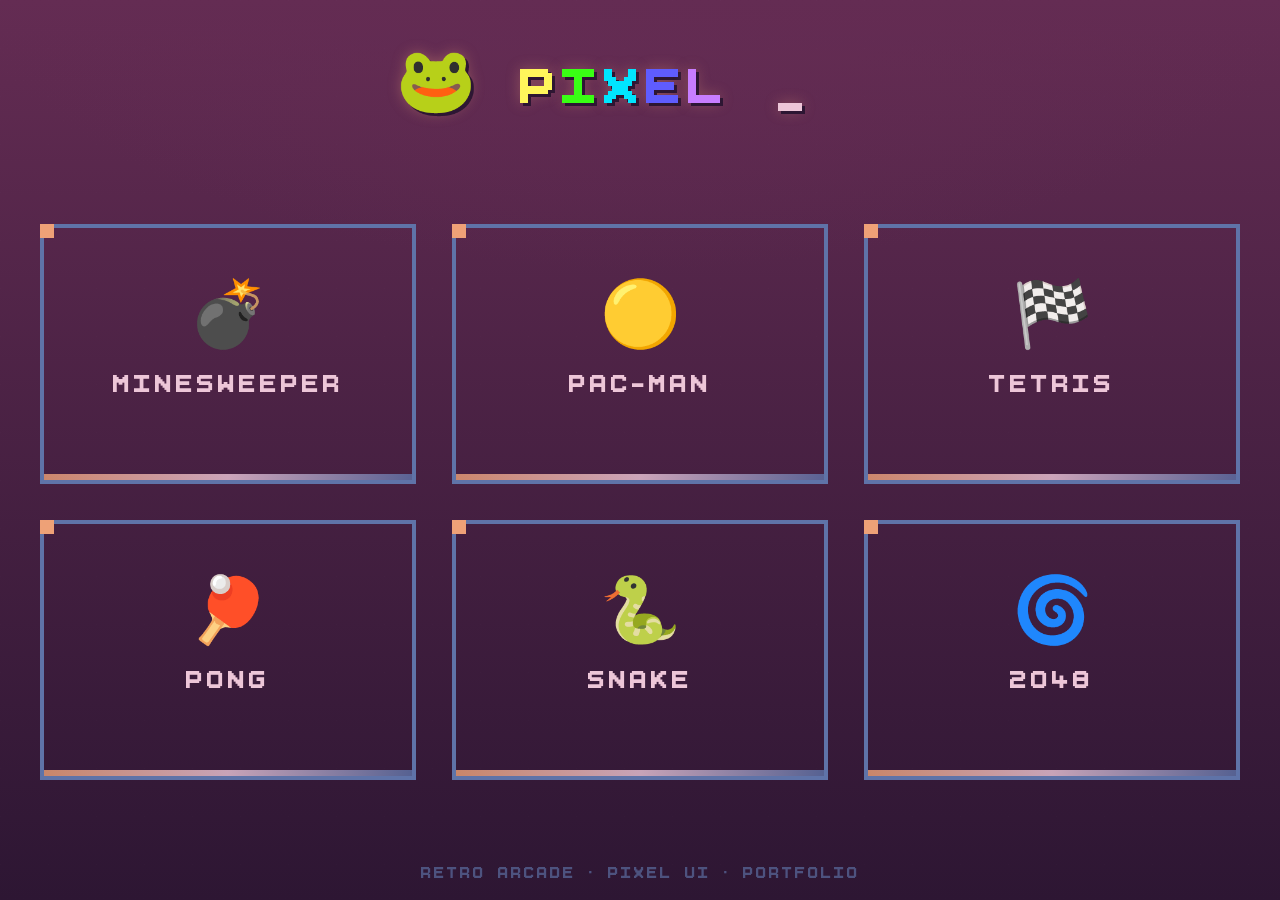
<file: Startside/index.html>
<!DOCTYPE html>
<html lang="de">

<head>
  <meta charset="UTF-8">
  <title>Pixel Arcade</title>
  <meta name="viewport" content="width=device-width, initial-scale=1.0">
  <link rel="stylesheet" href="styles.css">
</head>

<body>
  <div class="bg-grid"></div>

  <header class="topbar">
    <div class="console-container hover-zone">
      <span id="text"></span>
      <span class="console-underscore"></span>
      <span id="nextText" class="hidden-btn">⟳</span>
    </div>
  </header>

  <main class="home">
    <section class="game-grid">

      <a href="../Minesweeper/Minesweeper.html" class="game-link">
        <div class="game-card">
          <div class="icon">💣</div>
          <h2>MINESWEEPER</h2>
          <div class="meta">
            <span>🧠 LOGIC</span>
            <span>🎮 MOUSE</span>
            <span>⏱️ SHORT</span>
          </div>
          <div class="accent"></div>
        </div>
      </a>

      <a href="../PacMan/PAC-MAN.html" class="game-link">
        <div class="game-card">
          <div class="icon">🟡</div>
          <h2>PAC-MAN</h2>
          <div class="meta">
            <span>⚡ REFLEX</span>
            <span>🎮 KEYS</span>
            <span>⏱️ ARCADE</span>
          </div>
          <div class="accent"></div>
        </div>
      </a>

       <a href="../Tetris/Tetris.html" class="game-link">
      <div class="game-card">
        <div class="icon">🏁</div>
        <h2>TETRIS</h2>
        <div class="meta">
          <span>🧠 SPEED</span>
          <span>🎮 KEYS</span>
          <span>⏱️ ENDLESS</span>
        </div>
        <div class="accent"></div>
      </div>
      </a>

      <a href="../Pong/Pong.html" class="game-link">
        <div class="game-card">
          <div class="icon">🏓</div>
          <h2>PONG</h2>
          <div class="meta">
            <span>⚡ REACTION</span>
            <span>🎮 KEYS</span>
            <span>⏱️ FAST</span>
          </div>
          <div class="accent"></div>
        </div>
      </a>

      <a href="../Snake/Snake.html" class="game-link">
        <div class="game-card">
          <div class="icon">🐍</div>
          <h2>SNAKE</h2>
          <div class="meta">
            <span>🧠 MEMORY</span>
            <span>🎮 KEYS</span>
            <span>⏱️ MID</span>
          </div>
          <div class="accent"></div>
        </div>
      </a>

      <a href="../2048/2048.html" class="game-link">
      <div class="game-card">
        <div class="icon">🌀</div>
        <h2>2048</h2>
        <div class="meta">
          <span>🧠 STRATEGY</span>
          <span>🎮 KEYS</span>
          <span>⏱️ SLOW</span>
        </div>
        <div class="accent"></div>
      </div>
      </a>

    </section>
  </main>

  <footer class="footer">
    <span>RETRO ARCADE · PIXEL UI · PORTFOLIO</span>
  </footer>

  <script src="script.js"></script>
</body>

</html>
</file>
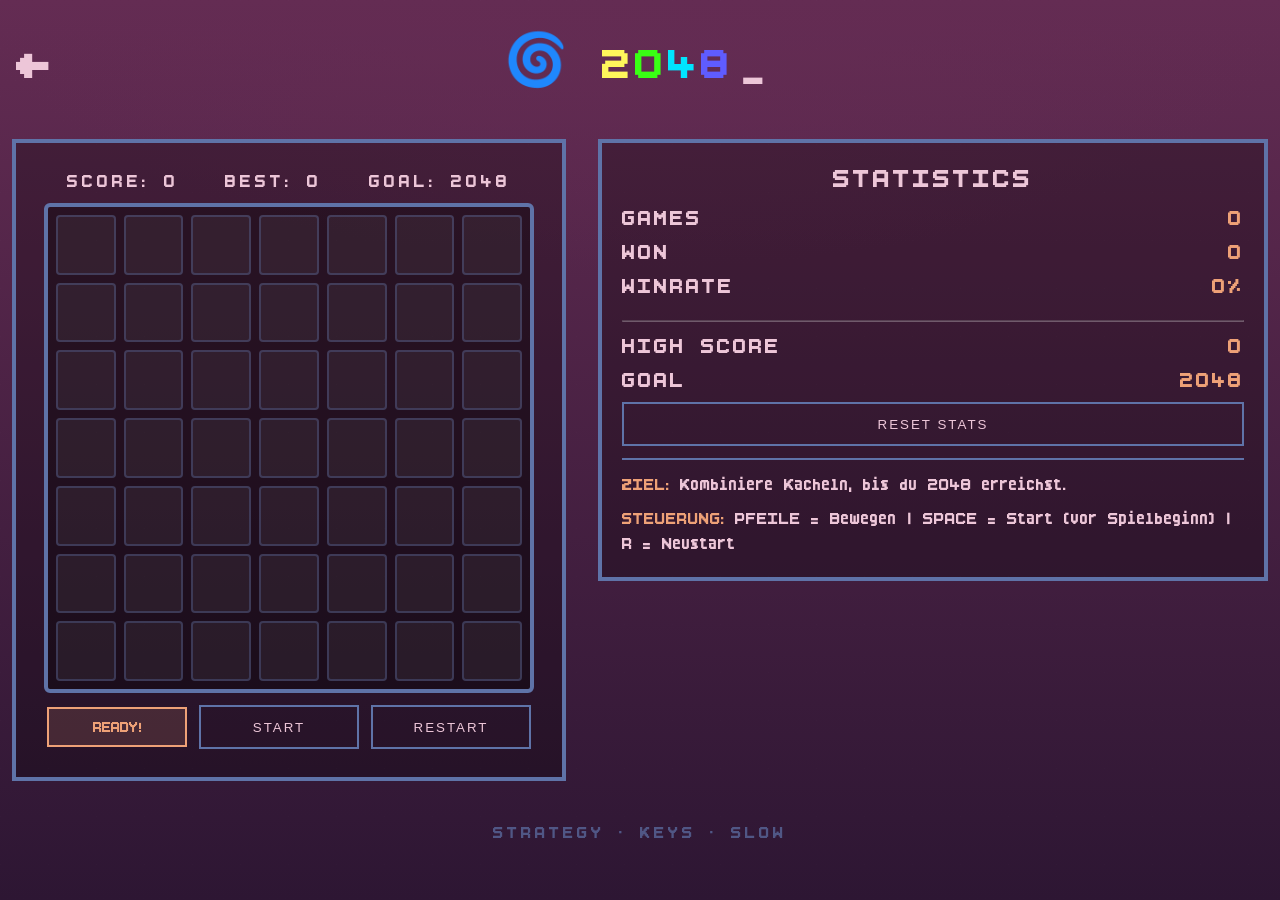
<file: 2048/2048.html>
<!DOCTYPE html>
<html lang="de">
<head>
  <meta charset="utf-8">
  <title>2048 · Pixel Arcade</title>
  <meta name="viewport" content="width=device-width, initial-scale=1.0">
  <link rel="stylesheet" href="2048.css">
</head>
<body>
  <div class="bg-grid"></div>
  <header class="topbar">
    <a href="../Startside/index.html" class="nav-back">←</a>
    <div class="console-container hover-zone">
      <span id="text" data-texts="🌀 2048,STRATEGY">2048</span>
      <span class="console-underscore"></span>
    </div>
  </header>

  <main class="pacman-home">
    <div class="pacman-wrapper">

      <section class="game-panel game-wrapper">
        <div class="game-container">
          <div class="game-header">
            <span>SCORE: <span id="score">0</span></span>
            <span>BEST: <span id="best">0</span></span>
            <span>GOAL: <span id="goal">2048</span></span>
          </div>

          <div class="game-field">
            <div id="board" class="board"></div>
          </div>

          <div class="game-footer">
            <span id="message" class="message">READY!</span>
            <button id="start-btn" class="start-btn">START</button>
            <button id="restart-btn" class="restart-btn hidden">RESTART</button>
          </div>
        </div>
      </section>

      <aside class="record-panel">
        <h3>STATISTICS</h3>
        <div class="stat"><span>GAMES</span><span id="stat-games">0</span></div>
        <div class="stat"><span>WON</span><span id="stat-won">0</span></div>
        <div class="stat"><span>WINRATE</span><span id="stat-rate">0%</span></div>
        <hr style="margin:12px 0; opacity:.3">
        <div class="stat"><span>HIGH SCORE</span><span id="stat-high">0</span></div>
        <div class="stat"><span>GOAL</span><span id="stat-goal">2048</span></div>
        <button id="reset-stats" class="restart-btn">RESET STATS</button>
        <div class="info-box">
          <p><strong>ZIEL:</strong> Kombiniere Kacheln, bis du 2048 erreichst.</p>
          <p><strong>STEUERUNG:</strong> PFEILE = Bewegen | SPACE = Start (vor Spielbeginn) | R = Neustart</p>
        </div>
      </aside>

    </div>
  </main>

  <footer class="controls-footer controls-centered">STRATEGY · KEYS · SLOW</footer>

  <script src="../Startside/console.js"></script>
  <script src="2048.js"></script>
</body>
</html>
</file>
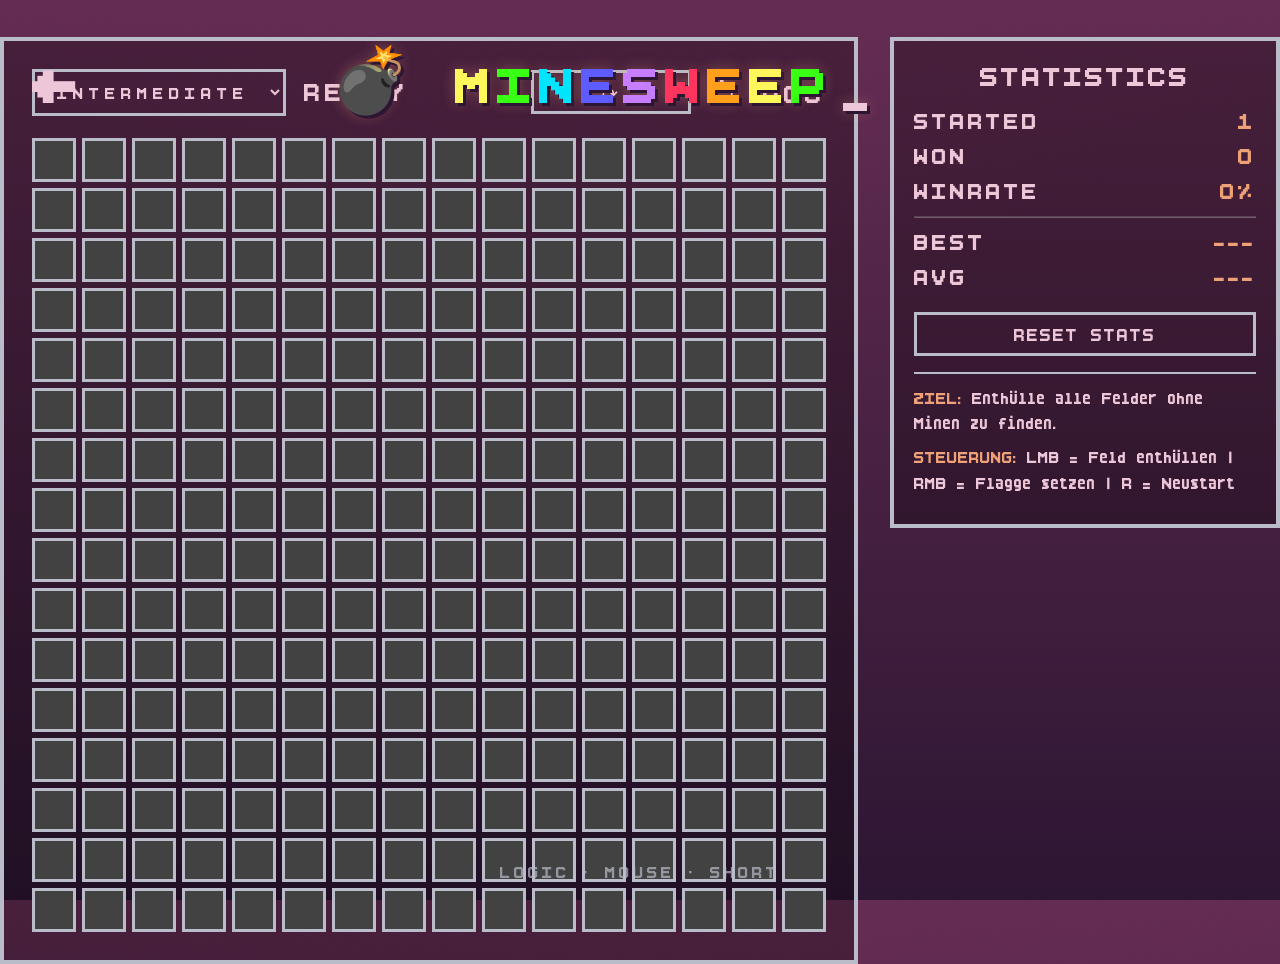
<file: Minesweeper/Minesweeper.html>
<!DOCTYPE html>
<html lang="de">

<head>
  <meta charset="UTF-8">
  <title>Minesweeper · Pixel Arcade</title>
  <meta name="viewport" content="width=device-width, initial-scale=1.0">
  <link rel="stylesheet" href="minesweeper.css">
</head>

<body>
  <div class="bg-grid"></div>

  <header class="topbar">
    <a href="../Startside/index.html" class="nav-back">←</a>
    <div class="console-container hover-zone">
      <span id="text"></span>
      <span class="console-underscore"></span>
      <span id="nextText" class="hidden-btn">⟳</span>
    </div>
  </header>

  <main class="ms-home">
    <div class="ms-wrapper">

      <section class="ms-panel">
        <div class="ms-info">
          <select id="difficulty">
            <option value="beginner">BEGINNER</option>
            <option value="intermediate" selected>INTERMEDIATE</option>
            <option value="expert">EXPERT</option>
          </select>
          <span id="status">READY</span>
          <button id="restart" class="restart-btn">⟳</button>
          <span id="timer">⏱ 000</span>
        </div>
        <div id="grid"></div>
      </section>

      <aside class="record-panel">
        <h3>STATISTICS</h3>
        <div class="stat"><span>STARTED</span><span class="value" id="stat-started">0</span></div>
        <div class="stat"><span>WON</span><span class="value" id="stat-won">0</span></div>
        <div class="stat"><span>WINRATE</span><span class="value" id="stat-rate">0%</span></div>
        <hr style="margin:12px 0; opacity:.3">
        <div class="stat"><span>BEST</span><span class="value" id="stat-best">---</span></div>
        <div class="stat"><span>AVG</span><span class="value" id="stat-avg">---</span></div>
        <button id="reset-stats" class="restart-btn">RESET STATS</button>
        <div class="info-box">
          <p><strong>ZIEL:</strong> Enthülle alle Felder ohne Minen zu finden.</p>
          <p><strong>STEUERUNG:</strong> LMB = Feld enthüllen | RMB = Flagge setzen | R = Neustart</p>
        </div>
      </aside>

    </div>
  </main>

  <footer class="footer">
    <span>LOGIC · MOUSE · SHORT</span>
  </footer>

  <script src="minesweeper.js"></script>
</body>

</html>
</file>
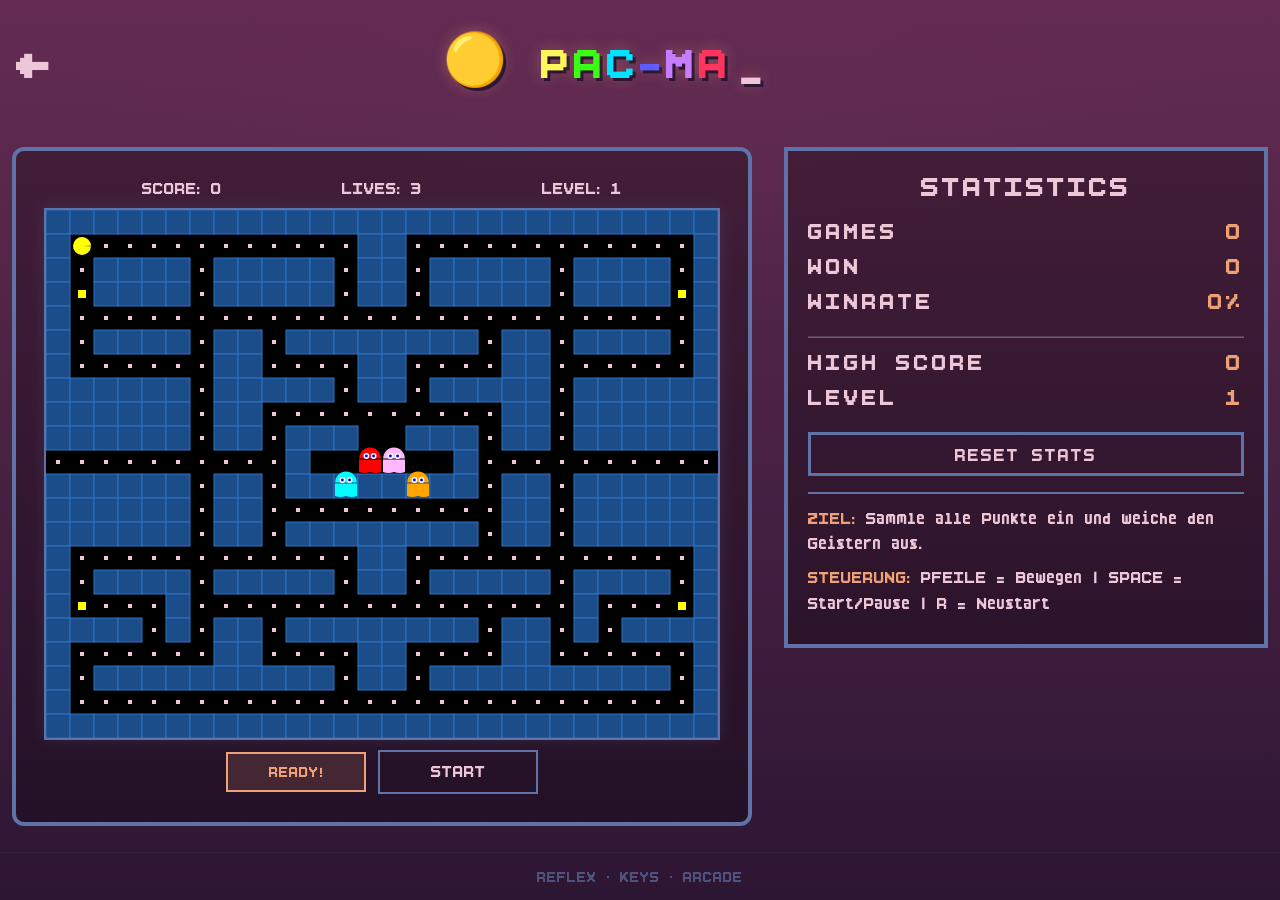
<file: PacMan/PAC-MAN.html>
<!DOCTYPE html>
<html lang="de">
<head>
  <meta charset="UTF-8">
  <title>PAC-MAN · Pixel Arcade</title>
  <meta name="viewport" content="width=device-width, initial-scale=1.0">
  <link rel="stylesheet" href="PAC-MAN.css">
</head>

<body>
  <div class="bg-grid"></div>

  <header class="topbar">
    <a href="../Startside/index.html" class="nav-back">←</a>
    <div class="console-container hover-zone">
      <span id="text"></span>
      <span class="console-underscore"></span>
      <span id="nextText" class="hidden-btn">⟳</span>
    </div>
  </header>

  <main class="pacman-home">
    <div class="pacman-wrapper">

      <!-- Game box (gets the glow effect) -->
      <!-- JS targets .game-wrapper -->
      <section class="game-panel game-wrapper ms-panel">
        <div class="game-container">

          <!-- HEADER -->
          <div class="game-header">
            <span id="score-display">SCORE: <span id="score">0</span></span>
            <span id="lives-display">LIVES: <span id="lives">3</span></span>
            <span id="level-display">LEVEL: <span id="level">1</span></span>
          </div>

          <!-- Not animated -->
          <!-- Playfield only -->
          <div class="game-field">
            <canvas id="gameCanvas"></canvas>
          </div>

          <!-- FOOTER -->
        <div class="game-footer">
        <span id="message" class="message">READY!</span>
        <button id="start-btn" class="start-btn">START</button>
        <button id="restart-btn" class="restart-btn hidden">RESTART</button>
        </div>


        </div>
      </section>

      <!-- STATS -->
      <aside class="record-panel">
        <h3>STATISTICS</h3>
        <div class="stat"><span>GAMES</span><span class="value" id="stat-games">0</span></div>
        <div class="stat"><span>WON</span><span class="value" id="stat-won">0</span></div>
        <div class="stat"><span>WINRATE</span><span class="value" id="stat-rate">0%</span></div>
        <hr style="margin:12px 0; opacity:.3">
        <div class="stat"><span>HIGH SCORE</span><span class="value" id="stat-high">0</span></div>
        <div class="stat"><span>LEVEL</span><span class="value" id="stat-level">1</span></div>
        <button id="reset-stats" class="restart-btn">RESET STATS</button>

        <div class="info-box">
          <p><strong>ZIEL:</strong> Sammle alle Punkte ein und weiche den Geistern aus.</p>
          <p><strong>STEUERUNG:</strong> PFEILE = Bewegen | SPACE = Start/Pause | R = Neustart</p>
        </div>
      </aside>

    </div>
  </main>

  <footer class="controls-footer controls-centered">
    <span>REFLEX · KEYS · ARCADE</span>
  </footer>

  <script src="PAC-MAN.js"></script>
</body>
</html>
</file>
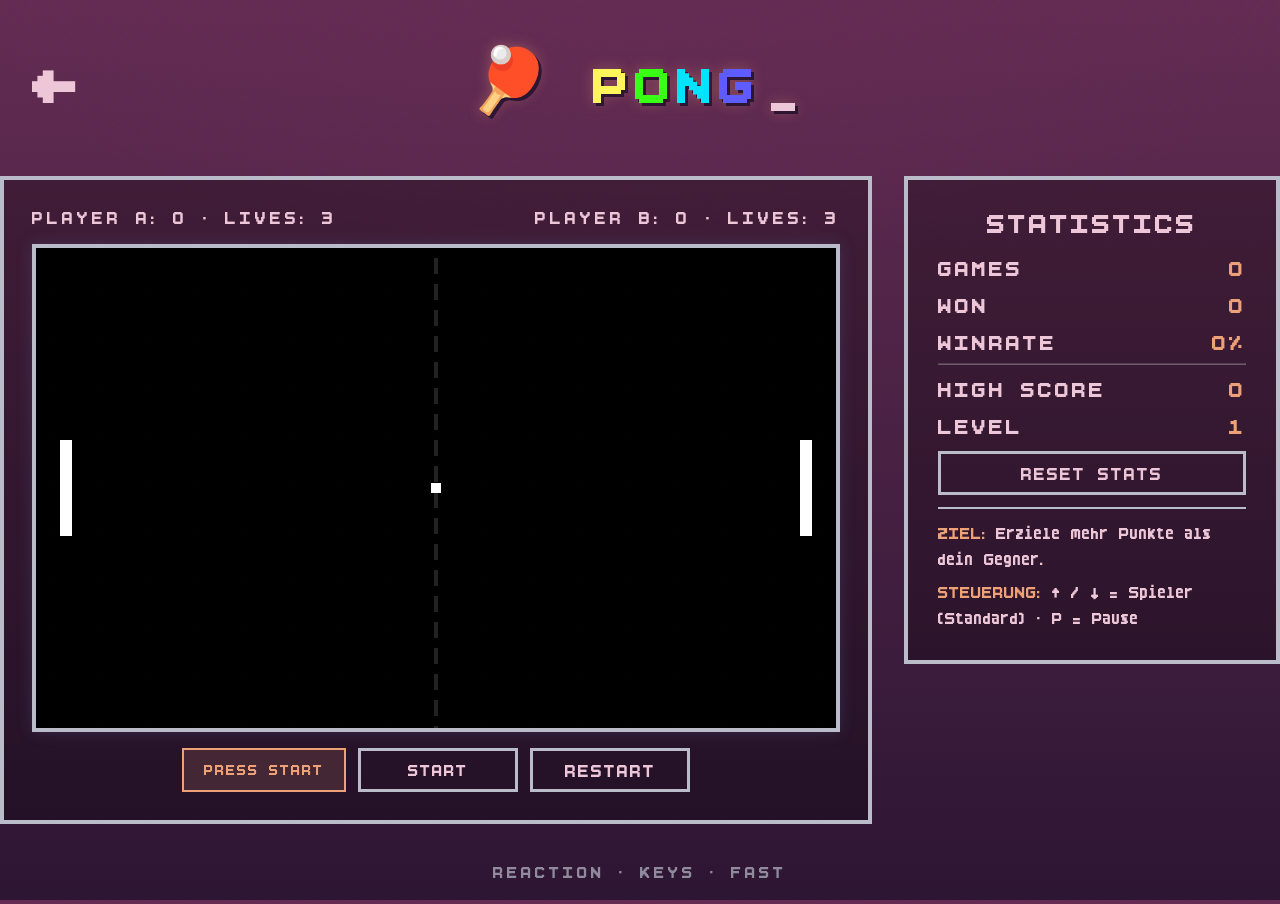
<file: Pong/Pong.html>
<!DOCTYPE html>
<html lang="de">
<head>
  <meta charset="UTF-8">
  <title>PONG · Pixel Arcade</title>
  <meta name="viewport" content="width=device-width, initial-scale=1.0">
  <link rel="stylesheet" href="Pong.css">
</head>

<body>
  <div class="bg-grid"></div>

  <header class="topbar">
    <a href="../Startside/index.html" class="nav-back">←</a>
    <div class="console-container hover-zone">
      <span id="text" data-texts="🏓 PONG,⚡ REACTION">🏓 PONG</span>
      <span class="console-underscore"></span>
    </div>
  </header>

  <main class="pacman-home">
    <div class="pacman-wrapper">

      <section class="game-panel game-wrapper">
        <div class="game-container">

          <div class="game-header">
            <span>PLAYER A: <span id="score-left">0</span> · LIVES: <span id="lives-left">3</span></span>
            <span>PLAYER B: <span id="score-right">0</span> · LIVES: <span id="lives-right">3</span></span>
          </div>

          <canvas id="gameCanvas" width="800" height="480"></canvas>

          <div class="game-footer">
            <span id="message" class="message">PRESS START</span>
            <button id="start-btn" class="start-btn">START</button>
            <button id="restart-btn" class="restart-btn" tabindex="-1">RESTART</button>
          </div>

        </div>
      </section>
<aside class="record-panel">
  <h3>STATISTICS</h3>
  <div class="stat"><span>GAMES</span><span id="stat-games">0</span></div>
  <div class="stat"><span>WON</span><span id="stat-won">0</span></div>
  <div class="stat"><span>WINRATE</span><span id="stat-rate">0%</span></div>
  <hr style="margin:8px 0; opacity:.3">
  <div class="stat"><span>HIGH SCORE</span><span id="best-score">0</span></div>
  <div class="stat"><span>LEVEL</span><span id="stat-level">1</span></div>

  <button id="reset-stats" class="restart-btn">RESET STATS</button>

  <div class="info-box" style="margin-top:12px;">
    <p><strong>ZIEL:</strong> Erziele mehr Punkte als dein Gegner.</p>
    <p><strong>STEUERUNG:</strong> ↑ / ↓ = Spieler (Standard) · P = Pause</p>
  </div>
</aside>
  </aside>

    </div>
  </main>

  <footer class="controls-footer controls-centered">
    <span>REACTION · KEYS · FAST</span>
  </footer>

  <script src="../Startside/console.js"></script>
  <script src="Pong.js"></script>
</body>
</html>
</file>
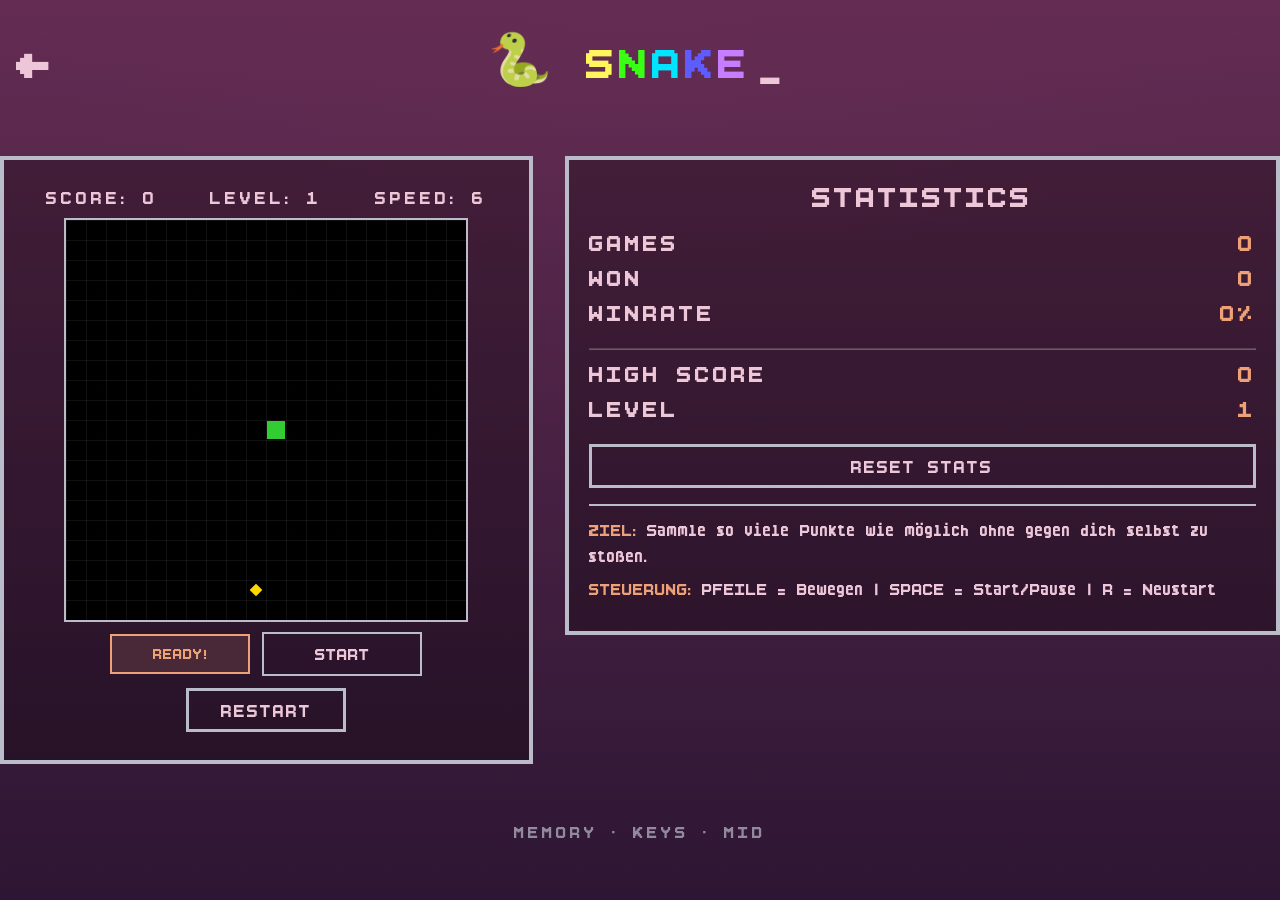
<file: Snake/Snake.html>
<!DOCTYPE html>
<html lang="de">
<head>
  <meta charset="UTF-8">
  <title>SNAKE · Pixel Arcade</title>
  <meta name="viewport" content="width=device-width, initial-scale=1.0">
  <link rel="stylesheet" href="Snake.css">
</head>

<body>
  <div class="bg-grid"></div>

  <header class="topbar">
    <a href="../Startside/index.html" class="nav-back">←</a>
    <div class="console-container hover-zone">
      <span id="text" data-texts="🐍 SNAKE,🧠 MEMORY">SNAKE</span>
      <span class="console-underscore"></span>
    </div>
  </header>

  <main class="pacman-home">
    <div class="pacman-wrapper">

      <section class="game-panel game-wrapper">
        <div class="game-container">

          <div class="game-header">
            <span id="score-display">SCORE: <span id="score">0</span></span>
            <span id="level-display">LEVEL: <span id="level">1</span></span>
            <span id="speed-display">SPEED: <span id="speed">1</span></span>
          </div>

          <div class="game-field">
            <canvas id="gameCanvas" width="400" height="400"></canvas>
          </div>

          <div class="game-footer">
            <span id="message" class="message">READY!</span>
            <button id="start-btn" class="start-btn">START</button>
            <button id="restart-btn" class="restart-btn hidden">RESTART</button>
          </div>

        </div>
      </section>

      <aside class="record-panel">
        <h3>STATISTICS</h3>
        <div class="stat"><span>GAMES</span><span class="value" id="stat-games">0</span></div>
        <div class="stat"><span>WON</span><span class="value" id="stat-won">0</span></div>
        <div class="stat"><span>WINRATE</span><span class="value" id="stat-rate">0%</span></div>
        <hr style="margin:12px 0; opacity:.3">
        <div class="stat"><span>HIGH SCORE</span><span class="value" id="stat-high">0</span></div>
        <div class="stat"><span>LEVEL</span><span class="value" id="stat-level">1</span></div>
        <button id="reset-stats" class="restart-btn">RESET STATS</button>

        <div class="info-box">
          <p><strong>ZIEL:</strong> Sammle so viele Punkte wie möglich ohne gegen dich selbst zu stoßen.</p>
          <p><strong>STEUERUNG:</strong> PFEILE = Bewegen | SPACE = Start/Pause | R = Neustart</p>
        </div>
      </aside>

    </div>
  </main>

  <footer class="controls-footer controls-centered">
    <span>MEMORY · KEYS · MID</span>
  </footer>

  <script src="../Startside/console.js"></script>
  <script src="Snake.js"></script>
</body>
</html>
</file>
<file: Startside/styles.css>
/* ================= FONT ================= */
@font-face {
  font-family: "PixelGame";
  src: url("../fonts/BoldPixels.otf") format("opentype");
}

/* ================= COLORS ================= */
:root {
  --bg-dark: #2d1633;
  --bg-mid: #642c53;
  --warm: #eea177;
  --soft: #edc6d8;
  --cool: #5f73a8;
}

/* ================= RESET ================= */
* {
  margin: 0;
  padding: 0;
  box-sizing: border-box;
  caret-color: transparent;
}

html, body {
  height: 100%;
  font-size: 1.35rem;
}

body {
  font-family: "PixelGame", system-ui, sans-serif;
  background:
    radial-gradient(1200px 600px at 50% -10%, var(--bg-mid), transparent 60%),
    linear-gradient(180deg, var(--bg-mid), var(--bg-dark));
  color: var(--soft);
  overflow: hidden;
}

/* ================= PIXEL GRID BG ================= */
.bg-grid {
  position: fixed;
  inset: 0;
  background:
    linear-gradient(rgba(255,255,255,0.05) 1px, transparent 1px),
    linear-gradient(90deg, rgba(255,255,255,0.05) 1px, transparent 1px);
  background-size: 48px 48px;
  opacity: 0.14;
  pointer-events: none;
}

/* ================= HEADER / CONSOLE ================= */
.topbar {
  height: 160px;
  display: flex;
  justify-content: center;
  align-items: center;
}

.console-container {
  display: inline-flex;
  align-items: center;
  font-size: clamp(2.5rem, 5vw, 4rem);
  letter-spacing: 6px;
  text-shadow:
    3px 3px 0 var(--bg-dark),
    0 0 14px rgba(238,161,119,.35);
}

.console-underscore {
  margin-left: 6px;
  animation: blink 1s infinite;
}

@keyframes blink {
  0%, 50% { opacity: 1; }
  51%, 100% { opacity: 0; }
}

/* ================= RELOAD ICON ================= */
.hidden-btn {
  margin-left: 18px;
  font-size: 2.3rem;
  margin-top: 30px;
  opacity: 0;
  cursor: pointer;
  transition: opacity .2s ease, transform .9s ease;
}

.hover-zone:hover .hidden-btn {
  opacity: .6;
}

.hidden-btn:hover {
  opacity: 1;
  transform: rotate(360deg);
}

/* ================= MAIN ================= */
.home {
  height: calc(100vh - 216px);
  display: flex;
  justify-content: center;
  align-items: center;
}

/* ================= GAME GRID ================= */
.game-grid {
  width: min(1200px, 94%);
  display: grid;
  grid-template-columns: repeat(3, 1fr);
  gap: 36px;
}

/* ================= GAME CARD ================= */
.game-card {
  position: relative;
  padding: 48px 24px;
  border: 4px solid var(--cool);
  text-align: center;
  transition: transform .2s ease, box-shadow .2s ease;
}

.game-card::before,
.game-card::after {
  content:"";
  position:absolute;
  width:14px;
  height:14px;
  background: var(--warm);
}

.game-card::before { top:-4px; left:-4px; }
.game-card::after  { bottom:-4px; right:-4px; }

.game-card:hover {
  transform: translateY(-10px) scale(1.03);
  box-shadow:
    0 28px 48px rgba(0,0,0,.65),
    0 0 28px rgba(95,115,168,.45);
}

.icon {
  font-size: 3rem;
  margin-bottom: 16px;
}

.game-card h2 {
  font-size: 1.4rem;
  letter-spacing: 4px;
}

.accent {
  position: absolute;
  bottom: 0;
  left: 0;
  right: 0;
  height: 6px;
  background: linear-gradient(90deg, var(--warm), var(--soft), var(--cool));
  opacity: .8;
}

/* ================= FOOTER ================= */
.footer {
  height: 56px;
  display:flex;
  align-items:center;
  justify-content:center;
  font-size:.85rem;
  letter-spacing: 3px;
  color: var(--cool);
  opacity:.65;
}

/* ================= SELECTION ================= */
::selection {
  background: rgba(238,161,119,.35);
  color: var(--bg-dark);
}

/* ================= 1️⃣ GAME CARD ACTION ================= */
.game-card {
  cursor: pointer;
}

.game-card:hover {
  transform: translateY(-10px) scale(1.03);
}

/* ================= 2️⃣ HOVER META INFO ================= */
.meta {
  display: flex;
  justify-content: center;
  gap: 14px;
  margin-top: 14px;
  font-size: .75rem;
  opacity: 0;
  transform: translateY(10px);
  transition: opacity .25s ease, transform .25s ease;
}

.game-card:hover .meta {
  opacity: 1;
  transform: translateY(0);
}

.game-link {
  display: block;
  color: inherit;
  text-decoration: none;
}


/* ================= 3️⃣ BOOT TRANSITION ================= */
.game-card::after {
  position: absolute;
  inset: 0;
  background: rgba(0,0,0,.9);
  color: #39ff14;
  font-family: monospace;
  letter-spacing: 2px;
  display: flex;
  align-items: center;
  justify-content: center;
  opacity: 0;
  pointer-events: none;
  transition: opacity .25s ease;
}

.game-card:active::after {
  opacity: 1;
}
</file>
<file: 2048/2048.css>
@font-face{
  font-family:PixelGame;
  src:url("../fonts/BoldPixels.otf") format("opentype");
}

:root{
  --bg-dark:#2d1633;
  --bg-mid:#642c53;
  --warm:#eea177;
  --soft:#edc6d8;
  --cool:#5f73a8;
}

*{
  margin:0;
  padding:0;
  box-sizing:border-box;
}

html,body{
  height:100%;
  font-size:1.35rem;
}

body{
  font-family:PixelGame,system-ui,sans-serif;
  color:var(--soft);
  background:
    radial-gradient(1200px 600px at 50% -10%,var(--bg-mid),transparent 60%),
    linear-gradient(180deg,var(--bg-mid),var(--bg-dark));
  overflow:hidden;
}

/* background grid */
.bg-grid{
  position:fixed;
  inset:0;
  background:
    linear-gradient(rgba(255,255,255,.05) 1px,transparent 1px),
    linear-gradient(90deg,rgba(255,255,255,.05) 1px,transparent 1px);
  background-size:48px 48px;
  opacity:.14;
  pointer-events:none;
}

/* header */
.topbar{
  position:relative;
  height:120px;
  display:flex;
  align-items:center;
  justify-content:center;
}

.nav-back{
  position:absolute;
  left:16px;
  font-size:3rem;
  color:var(--soft);
  text-decoration:none;
  transition:.2s ease;
}

.nav-back:hover{
  color:var(--warm);
  transform:translateX(-4px);
}

.console-container{
  display:inline-flex;
  align-items:center;
  font-size:clamp(1.8rem,4vw,3rem);
  letter-spacing:4px;


}

.console-underscore{
  margin-left:6px;
  animation:blink 1s infinite;
}

@keyframes blink{
  0%,50%{opacity:1}
  51%,100%{opacity:0}
}

/* layout */
.pacman-home{
  height:calc(100vh - 220px);
  display:flex;
  align-items:center;
  justify-content:center;
  padding:12px;
}

.pacman-wrapper{
  display:flex;
  align-items:flex-start;
  gap:32px;
}

/* game panel */
.game-panel{
  border:4px solid var(--cool);
  padding:28px;
  background:rgba(0,0,0,.28);
}

.game-container{
  display:flex;
  flex-direction:column;
  align-items:center;
  gap:12px;
}

.game-header{
  display:flex;
  justify-content:space-around;
  width:100%;
  font-size:.9rem;
  letter-spacing:4px;
}

/* board */
.board{
  width:490px;
  height:490px;
  display:grid;
  grid-template-columns:repeat(7,1fr);
  gap:8px;
  padding:8px;
  background:rgba(0,0,0,.35);
  border:4px solid var(--cool);
  border-radius:6px;
}

/* tiles */
.tile{
  background:rgba(255,255,255,.06);
  color:var(--soft);
  display:flex;
  align-items:center;
  justify-content:center;
  font-weight:bold;
  font-size:.9rem;
  border-radius:4px;
  border:2px solid rgba(95,115,168,.35);
  transition:.2s ease;
}

/* spawn animation */
.tile.spawn{
  animation:pop .2s ease-out;
}

@keyframes pop{
  0%{transform:scale(.7);opacity:.5}
  100%{transform:scale(1);opacity:1}
}

/* merge animation */
.tile.merge{
  animation:mergeRotate .24s ease-out;
}

@keyframes mergeRotate{
  0%{transform:rotate(0) scale(1)}
  50%{transform:rotate(18deg) scale(1.08)}
  100%{transform:rotate(0) scale(1)}
}

/* value colors */
.tile.v2    { background:rgba(237,198,216,.10); border-color:rgba(237,198,216,.35); }
.tile.v4    { background:rgba(237,198,216,.16); border-color:rgba(237,198,216,.45); }
.tile.v8    { background:rgba(238,161,119,.18); border-color:rgba(238,161,119,.55); color:#fff; }
.tile.v16   { background:rgba(238,161,119,.26); border-color:rgba(238,161,119,.70); color:#fff; }
.tile.v32   { background:rgba(255,77,77,.20); border-color:rgba(255,77,77,.65); color:#fff; }
.tile.v64   { background:rgba(255,77,77,.30); border-color:rgba(255,77,77,.80); color:#fff; }

.tile.v128  { background:rgba(95,115,168,.22); border-color:rgba(95,115,168,.70); color:#fff; }
.tile.v256  { background:rgba(95,115,168,.30); border-color:rgba(95,115,168,.85); color:#fff; }
.tile.v512  { background:rgba(0,255,255,.16); border-color:rgba(0,255,255,.70); color:#fff; }
.tile.v1024 { background:rgba(0,255,255,.24); border-color:rgba(0,255,255,.90); color:#fff; }
.tile.v2048 {
  background:rgba(255,255,0,.18);
  border-color:rgba(255,255,0,.95);
  color:#fff;
}

/* footer */
.game-footer{
  display:flex;
  align-items:center;
  justify-content:center;
  gap:12px;
  width:100%;
  flex-wrap:wrap;
}

.message{
  padding:10px 20px;
  border:2px solid var(--warm);
  background:rgba(238,161,119,.15);
  color:var(--warm);
  font-size:.75rem;
  min-width:140px;
  height:40px;
  display:flex;
  align-items:center;
  justify-content:center;
}

/* buttons */
.start-btn,.restart-btn{
  background:transparent;
  border:2px solid var(--cool);
  color:var(--soft);
  padding:10px 20px;
  height:44px;
  min-width:160px;
  cursor:pointer;
  letter-spacing:2px;
  transition:.25s ease;
}

.start-btn:hover,.restart-btn:hover{
  background:rgba(238,161,119,.15);
  transform:scale(1.05);
}

/* stats panel */
.record-panel{
  min-width:220px;
  border:4px solid var(--cool);
  padding:20px;
  background:rgba(0,0,0,.28);
  letter-spacing:3px;
  height:fit-content;
  display:flex;
  flex-direction:column;
}

.record-panel h3{
  font-size:1.4rem;
  text-align:center;
  margin-bottom:12px;
}

.stat{
  display:flex;
  justify-content:space-between;
  margin-bottom:10px;
  font-size:1.1rem;
}

.stat span:last-child{
  color:var(--warm);
}

/* info box (saved style) */
.info-box{
  margin-top:12px;
  padding-top:12px;
  border-top:2px solid var(--cool);
  font-size:.85rem;
  line-height:1.4;
  letter-spacing:1px;
}

.info-box p{
  margin:0 0 8px;
}

.info-box p:last-child{
  margin-bottom:0;
}

.info-box strong{
  color:var(--warm);
}

/* footer */
.controls-footer{
  height:64px;
  display:flex;
  align-items:center;
  justify-content:center;
  font-size:.85rem;
  letter-spacing:4px;
  color:var(--cool);
  opacity:.7;
}

/* win / lose */
.game-panel.win{
  animation:winPulse 1.2s ease-out;
  border-color:#4dff88;

}

.game-panel.lose{
  animation:loseShake .6s ease;
  border-color:#ff4d4d;
}

@keyframes winPulse{
  0%{transform:scale(1)}
  50%{transform:scale(1.04)}
  100%{transform:scale(1)}
}

@keyframes loseShake{
  0%{transform:translateX(0)}
  20%{transform:translateX(-6px)}
  40%{transform:translateX(6px)}
  60%{transform:translateX(-4px)}
  80%{transform:translateX(4px)}
  100%{transform:translateX(0)}
}
</file>
<file: Minesweeper/minesweeper.css>
@font-face {
  font-family: "PixelGame";
  src: url("../fonts/BoldPixels.otf") format("opentype");
}

/* ================= COLORS ================= */
:root {
  --bg-dark: #2d1633;
  --bg-mid: #642c53;
  --warm: #eea177;
  --soft: #edc6d8;
  --cool: #babdc9;
}

/* ================= RESET ================= */
* {
  margin: 0;
  padding: 0;
  box-sizing: border-box;
  caret-color: transparent;
}

html, body {
  height: 100%;
  font-size: 1.35rem;
}

/* ================= BODY ================= */
body {
  font-family: "PixelGame", system-ui, sans-serif;
  background:
    radial-gradient(1200px 600px at 50% -10%, var(--bg-mid), transparent 60%),
    linear-gradient(180deg, var(--bg-mid), var(--bg-dark));
  color: var(--soft);
  overflow: hidden;
}


/* ================= BACKGROUND GRID ================= */
.bg-grid {
  position: fixed;
  inset: 0;
  background:
    linear-gradient(rgba(255,255,255,.05) 1px, transparent 1px),
    linear-gradient(90deg, rgba(255,255,255,.05) 1px, transparent 1px);
  background-size: 48px 48px;
  opacity: .14;
  pointer-events: none;
}

/* ================= HEADER ================= */
.topbar {
  position: relative;
  height: 160px;
  display: flex;
  align-items: center;
  justify-content: center;
}

.nav-back {
  position: absolute;
  left: 32px;
  font-size: 4rem;
  color: var(--soft);
  text-decoration: none;
  transition: transform .2s ease, color .2s ease;
}

.nav-back:hover {
  color: var(--warm);
  transform: translateX(-6px);
}

.console-container {
  display: inline-flex;
  align-items: center;
  font-size: clamp(2.5rem, 5vw, 4rem);
  letter-spacing: 6px;
  text-shadow:
    3px 3px 0 var(--bg-dark),
    0 0 14px rgba(238,161,119,.35);
}

.console-underscore {
  margin-left: 6px;
  animation: blink 1s infinite;
}

@keyframes blink {
  0%, 50% { opacity: 1; }
  51%, 100% { opacity: 0; }
}

/* ================= MAIN ================= */
.ms-home {
  height: calc(100vh - 220px);
  display: flex;
  align-items: center;
  justify-content: center;
}

.ms-wrapper {
  display: flex;
  align-items: flex-start;
  gap: 32px;
}

/* ================= PANEL ================= */
.ms-panel {
  border: 4px solid var(--cool);
  padding: 28px;
  background: rgba(0,0,0,.28);
}

/* ================= TOP INFO BAR ================= */
.ms-info {
  display: grid;
  grid-template-columns: auto 1fr auto auto;
  align-items: center;
  gap: 18px;
  margin-bottom: 22px;
  letter-spacing: 5px;
}

/* ================= CONTROLS ================= */
select {
  background: transparent;
  border: 3px solid var(--cool);
  color: var(--soft);
  padding: 10px 18px;
  font-family: inherit;
  font-size: .85rem;
  letter-spacing: 6px;
  cursor: pointer;
}

select option {
  background: #1a1a22;
  color: #fff;
}

.restart-btn {
  background: transparent;
  border: 3px solid var(--cool);
  color: var(--soft);
  font-family: inherit;
  font-size: 0.9rem;
  padding: 10px 20px;
  height: 44px;
  min-width: 160px;
  margin-top: 0;
  cursor: pointer;
  transition: background .25s ease, color .25s ease;
  letter-spacing: 2px;
}

/* Make reset-stats full width inside record panel / info box */
.record-panel .restart-btn,
.info-box .restart-btn {
  width: 100%;
  margin-top: 12px;
  padding: 10px 12px;
  box-sizing: border-box;
}

.restart-btn:hover {
  background: #fff;
  color: #000;
  transform: none;
}

/* ================= GRID ================= */
#grid {
  display: grid;
  gap: 6px;
  justify-content: center;
}

/* ================= CELL ================= */
.cell {
  width: 44px;
  height: 44px;
  background: #424242;
  border: 3px solid var(--cool);
  display: flex;
  align-items: center;
  justify-content: center;
  cursor: pointer;
  font-size: 1.7rem;
  line-height: 1;
}

.cell.revealed {
  background: #111;
  border-color: #555;
  cursor: default;
  box-shadow: inset 0 0 6px rgba(0,0,0,.25);
}

.cell.flag {
  color: var(--warm);
  font-size: 1.6rem;
}

.cell.n1 { color: #0066ff; }
.cell.n2 { color: #008800; }
.cell.n3 { color: #cc0000; }
.cell.n4 { color: #000088; }
.cell.n5 { color: #880000; }
.cell.n6 { color: #008888; }
.cell.n7 { color: #000000; }
.cell.n8 { color: #666666; }

/* ================= STATS ================= */
.record-panel {
  min-width: 240px;
  border: 4px solid var(--cool);
  padding: 20px;
  background: rgba(0,0,0,.28);
  letter-spacing: 3px;
}

.record-panel h3 {
  font-size: 1.5rem;
  text-align: center;
  margin-bottom: 16px;
}

.record-panel .stat {
  display: flex;
  justify-content: space-between;
  margin-bottom: 10px;
  font-size: 1.2rem;
}

.record-panel .value {
  color: var(--warm);
}

.info-box {
  margin-top: 16px;
  padding-top: 12px;
  border-top: 2px solid var(--cool);
  font-size: 0.85rem;
  line-height: 1.4;
  letter-spacing: 1px;
}

.info-box p {
  margin-bottom: 8px;
}

.info-box strong {
  color: var(--warm);
}

/* ================= ANIMATIONS ================= */
.ms-panel.win {
  animation: winPulse 1.2s ease-out;
  border-color: #4dff88;
  box-shadow: 0 0 30px rgba(77,255,136,.6);
}

@keyframes winPulse {
  0% { transform: scale(1); }
  50% { transform: scale(1.04); }
  100% { transform: scale(1); }
}

.ms-panel.lose {
  animation: loseShake .6s ease;
  border-color: #ff4d4d;
  box-shadow: 0 0 30px rgba(255,77,77,.6);
}

@keyframes loseShake {
  0% { transform: translateX(0); }
  20% { transform: translateX(-6px); }
  40% { transform: translateX(6px); }
  60% { transform: translateX(-4px); }
  80% { transform: translateX(4px); }
  100% { transform: translateX(0); }
}

/* ================= FOOTER ================= */
.footer {
  height: 64px;
  display: flex;
  align-items: center;
  justify-content: center;
  font-size: .85rem;
  letter-spacing: 4px;
  color: var(--cool);
  opacity: .7;
}

/* ================= SELECTION ================= */
::selection {
  background: rgba(238,161,119,.35);
  color: #000;
}

/* ================= RELOAD ICON ================= */
.hidden-btn {
  margin-left: 18px;
  font-size: 2.3rem;
  margin-top: 30px;
  opacity: 0;
  cursor: pointer;
  transition: opacity .2s ease, transform .9s ease;
}

.hover-zone:hover .hidden-btn {
  opacity: .6;
}

.hidden-btn:hover {
  opacity: 1;
  transform: rotate(360deg);
}
</file>
<file: PacMan/PAC-MAN.css>
@font-face {
  font-family: "PixelGame";
  src: url("../fonts/BoldPixels.otf") format("opentype");
}

/* ================= COLORS ================= */
:root {
  --bg-dark: #2d1633;
  --bg-mid: #642c53;
  --warm: #eea177;
  --soft: #edc6d8;
  --cool: #5f73a8;
  --pacman-yellow: #ffff00;
  --ghost-red: #ff0000;
  --ghost-pink: #ffb8ff;
  --ghost-cyan: #00ffff;
  --ghost-orange: #ffa500;
}

/* ================= RESET ================= */
* {
  margin: 0;
  padding: 0;
  box-sizing: border-box;
  caret-color: transparent;
}

html, body {
  height: 100%;
  font-size: 1.35rem;
}

.hidden {
  display: none;
}

/* ================= ANIMATIONS ================= */
/* Base state */
.game-wrapper {
  border: 3px solid rgba(255,255,255,.2);
  border-radius: 12px;
}

/* WIN */
.game-wrapper.win {
  animation: winPulse 1.2s ease-out;
  border-color: #4dff88;
  box-shadow: 0 0 30px rgba(77,255,136,.6);
}

@keyframes winPulse {
  0%   { transform: scale(1); }
  50%  { transform: scale(1.04); }
  100% { transform: scale(1); }
}

/* LOSE */
.game-wrapper.lose {
  animation: loseShake .6s ease;
  border-color: #ff4d4d;
  box-shadow: 0 0 30px rgba(255,77,77,.6);
}

@keyframes loseShake {
  0% { transform: translateX(0); }
  20% { transform: translateX(-6px); }
  40% { transform: translateX(6px); }
  60% { transform: translateX(-4px); }
  80% { transform: translateX(4px); }
  100% { transform: translateX(0); }
}



/* ================= BODY ================= */
body {
  font-family: "PixelGame", system-ui, sans-serif;
  background:
    radial-gradient(1200px 600px at 50% -10%, var(--bg-mid), transparent 60%),
    linear-gradient(180deg, var(--bg-mid), var(--bg-dark));
  color: var(--soft);
  overflow: hidden;
  display: flex;
  flex-direction: column;
}

/* ================= BACKGROUND GRID ================= */
.bg-grid {
  position: fixed;
  inset: 0;
  background:
    linear-gradient(rgba(255,255,255,.05) 1px, transparent 1px),
    linear-gradient(90deg, rgba(255,255,255,.05) 1px, transparent 1px);
  background-size: 48px 48px;
  opacity: .14;
  pointer-events: none;
  z-index: 0;
}

/* ================= HEADER ================= */
.topbar {
  position: relative;
  height: 120px;
  display: flex;
  align-items: center;
  justify-content: center;
  z-index: 10;
}

.nav-back {
  position: absolute;
  left: 16px;
  font-size: 3rem;
  color: var(--soft);
  text-decoration: none;
  transition: transform .2s ease, color .2s ease;
}

.nav-back:hover {
  color: var(--warm);
  transform: translateX(-4px);
}

.console-container {
  display: inline-flex;
  align-items: center;
  font-size: clamp(1.8rem, 4vw, 3rem);
  letter-spacing: 4px;
  text-shadow:
    3px 3px 0 var(--bg-dark),
    0 0 14px rgba(238,161,119,.35);
}

.console-underscore {
  margin-left: 6px;
  animation: blink 1s infinite;
}

@keyframes blink {
  0%, 50% { opacity: 1; }
  51%, 100% { opacity: 0; }
}

/* ================= CHARACTER ANIMATION ================= */
.char-drop {
  animation: drop 0.3s ease-out;
}

@keyframes drop {
  0% { transform: translateY(-20px); opacity: 0; }
  100% { transform: translateY(0); opacity: 1; }
}

.char-final {
  animation: glow 0.4s ease-out;
}

@keyframes glow {
  0% { opacity: 0; filter: brightness(1.5); }
  100% { opacity: 1; filter: brightness(1); }
}

/* ================= RELOAD ICON ================= */
.hidden-btn {
  margin-left: 18px;
  font-size: 2.3rem;
  margin-top: 30px;
  opacity: 0;
  cursor: pointer;
  transition: opacity .2s ease, transform .9s ease;
}

.hover-zone:hover .hidden-btn {
  opacity: .6;
}

.hidden-btn:hover {
  opacity: 1;
  transform: rotate(360deg);
}

/* ================= MAIN ================= */
.pacman-home {
  flex: 1;
  display: flex;
  align-items: center;
  justify-content: center;
  padding: 12px;
  z-index: 5;
  width: 100%;
  min-height: 0;
  overflow: auto;
}

.game-container {
  display: flex;
  flex-direction: column;
  align-items: center;
  gap: 10px;
}

.pacman-wrapper {
  display: flex;
  align-items: flex-start;
  gap: 32px;
}

/* ================= PANEL ================= */
.game-panel {
  border: 4px solid var(--cool);
  padding: 28px;
  background: rgba(0,0,0,.28);
}
.game-header {
  display: flex;
  justify-content: space-around;
  gap: 24px;
  width: 100%;
  max-width: 600px;
  font-size: 0.85rem;
  letter-spacing: 1px;
  text-align: center;
  padding: 0 12px;
}

.game-header span {
  flex: 1;
  color: var(--soft);
  white-space: nowrap;
}

#score-display, #lives-display, #level-display {
  font-weight: bold;
}

/* ================= CANVAS ================= */
#gameCanvas {
  background: #000;
  border: 2px solid var(--cool);
  display: block;
  image-rendering: pixelated;
  image-rendering: crisp-edges;
  max-width: 98vw;
  max-height: calc(100vh - 280px);
  width: auto;
  height: auto;
  box-shadow: 0 0 14px rgba(95,115,168,.2);
}

/* ================= GAME FOOTER ================= */
.game-footer {
  display: flex;
  align-items: center;
  justify-content: center;
  gap: 12px;
  width: 100%;
  flex-wrap: wrap;
}

.message {
  padding: 10px 20px;
  background: rgba(238,161,119,.15);
  border: 2px solid var(--warm);
  text-align: center;
  font-size: 0.75rem;
  color: var(--warm);
  letter-spacing: 1px;
  min-width: 140px;
  height: 40px;
  display: flex;
  align-items: center;
  justify-content: center;
  animation: pulse 1s infinite;
  white-space: nowrap;
}

@keyframes pulse {
  0%, 100% { opacity: 1; }
  50% { opacity: 0.6; }
}

/* ================= START BUTTON ================= */
.start-btn {
  background: transparent;
  border: 2px solid var(--cool);
  color: var(--soft);
  font-family: inherit;
  font-size: 0.85rem;
  padding: 10px 20px;
  height: 44px;
  min-width: 160px;
  cursor: pointer;
  letter-spacing: 1px;
  transition: transform .25s ease, background .25s ease, box-shadow .25s ease;
  white-space: nowrap;
  display: flex;
  align-items: center;
  justify-content: center;
}

.start-btn:hover {
  background: rgba(238,161,119,.15);
  box-shadow: 0 0 12px rgba(238,161,119,.35);
  transform: scale(1.05);
}

.start-btn:active {
  transform: scale(0.95);
}

/* ================= WIN/LOSS ANIMATIONS ================= */
.game-container.win {
  animation: winPulse 1.2s ease-out;
}

@keyframes winPulse {
  0% { transform: scale(1); }
  50% { transform: scale(1.04); }
  100% { transform: scale(1); }
}

.game-container.lose {
  animation: loseShake .6s ease;
}

/* ================= STATS ================= */
.record-panel {
  min-width: 240px;
  border: 4px solid var(--cool);
  padding: 20px;
  background: rgba(0,0,0,.28);
  letter-spacing: 3px;
  height: fit-content;
  display: flex;
  flex-direction: column;
}

.record-panel h3 {
  font-size: 1.5rem;
  text-align: center;
  margin-bottom: 16px;
}

.record-panel .stat {
  display: flex;
  justify-content: space-between;
  margin-bottom: 10px;
  font-size: 1.2rem;
}

.record-panel .value {
  color: var(--warm);
}

.restart-btn {
  background: transparent;
  border: 3px solid var(--cool);
  color: var(--soft);
  font-family: inherit;
  font-size: 0.9rem;
  padding: 10px 20px;
  height: 44px;
  min-width: 160px;
  margin-top: 0;
  cursor: pointer;
  transition: background .25s ease, color .25s ease;
  letter-spacing: 2px;
}

/* Make reset-stats full width and consistent inside record panel / info box */
.record-panel .restart-btn,
.info-box .restart-btn {
  width: 100%;
  margin-top: 12px;
  padding: 10px 12px;
  box-sizing: border-box;
}

.restart-btn:hover {
  background: #fff;
  color: #000;
  transform: none;
}

.info-box {
  margin-top: 16px;
  padding-top: 12px;
  border-top: 2px solid var(--cool);
  font-size: 0.85rem;
  line-height: 1.4;
  letter-spacing: 1px;
}

.info-box p {
  margin-bottom: 8px;
}

.info-box strong {
  color: var(--warm);
}

@keyframes loseShake {
  0% { transform: translateX(0); }
  20% { transform: translateX(-6px); }
  40% { transform: translateX(6px); }
  60% { transform: translateX(-4px); }
  80% { transform: translateX(4px); }
  100% { transform: translateX(0); }
}

/* ================= FOOTER ================= */
.controls-footer {
  height: 48px;
  display: flex;
  align-items: center;
  justify-content: center;
  gap: 10px;
  font-size: 0.75rem;
  letter-spacing: 1px;
  color: var(--cool);
  opacity: 0.65;
  z-index: 10;
  border-top: 1px solid rgba(95,115,168,.2);
  flex-wrap: wrap;
  padding: 6px;
}

.controls-footer.controls-centered {
  justify-content: center;
  gap: 0.5rem;
  flex-wrap: wrap;
}

.separator {
  opacity: 0.4;
}

/* ================= SELECTION ================= */
::selection {
  background: rgba(238,161,119,.35);
  color: var(--bg-dark);
}

/* ================= RESPONSIVE ================= */
@media (max-width: 1024px) {
  .game-header {
    gap: 16px;
    font-size: 0.8rem;
  }

  #gameCanvas {
    max-width: 90vw;
  }

  .pacman-wrapper {
    gap: 24px;
  }

  .record-panel {
    min-width: 220px;
  }
}

@media (max-width: 768px) {
  .topbar {
    height: 100px;
  }

  .console-container {
    font-size: clamp(1.4rem, 3vw, 2.2rem);
  }

  .game-header {
    gap: 12px;
    font-size: 0.75rem;
  }

  .message {
    font-size: 0.7rem;
    padding: 8px 16px;
    min-width: 120px;
    height: 36px;
  }

  .start-btn {
    font-size: 0.7rem;
    padding: 8px 16px;
    min-width: 120px;
    height: 36px;
  }

  .controls-footer {
    height: 40px;
    gap: 6px;
    font-size: 0.65rem;
  }

  .pacman-wrapper {
    gap: 20px;
    flex-direction: column;
    align-items: center;
  }

  .record-panel {
    width: 100%;
    max-width: 600px;
  }

  .game-panel {
    padding: 20px;
  }
}

@media (max-width: 640px) {
  .topbar {
    height: 80px;
  }

  .nav-back {
    font-size: 2rem;
  }

  .console-container {
    font-size: clamp(1rem, 3vw, 1.8rem);
  }

  .game-header {
    flex-direction: column;
    gap: 6px;
    font-size: 0.7rem;
  }

  .controls-footer {
    height: auto;
    gap: 4px;
    padding: 4px;
    font-size: 0.6rem;
  }

  #gameCanvas {
    max-width: 95vw;
  }

  .message {
    font-size: 0.65rem;
    padding: 8px 14px;
    min-width: 110px;
    height: 34px;
  }

  .start-btn {
    font-size: 0.65rem;
    padding: 8px 14px;
    min-width: 110px;
    height: 34px;
  }

  .pacman-wrapper {
    flex-direction: column;
    gap: 16px;
  }

  .record-panel {
    width: 100%;
    max-width: 100%;
  }

  .record-panel h3 {
    font-size: 1.2rem;
  }

  .record-panel .stat {
    font-size: 1rem;
  }

  .game-panel {
    padding: 16px;
    border: 3px solid var(--cool);
  }
}
</file>
<file: Pong/Pong.css>
@font-face {
  font-family: "PixelGame";
  src: url("../fonts/BoldPixels.otf") format("opentype");
}

:root {
  --bg-dark: #2d1633;
  --bg-mid: #642c53;
  --warm: #eea177;
  --soft: #edc6d8;
  --cool: #babdc9;
}

* {
  box-sizing: border-box;
  margin: 0;
  padding: 0
}

html,
body {
  height: 100%;
  font-size: 1.35rem
}

body {
  font-family: "PixelGame", system-ui, sans-serif;
  background:
    radial-gradient(1200px 600px at 50% -10%, var(--bg-mid), transparent 60%),
    linear-gradient(180deg, var(--bg-mid), var(--bg-dark));
  color: var(--soft);
  overflow: hidden;
}

.bg-grid {
  position: fixed;
  inset: 0;
  background:
    linear-gradient(rgba(255, 255, 255, .05) 1px, transparent 1px),
    linear-gradient(90deg, rgba(255, 255, 255, .05) 1px, transparent 1px);
  background-size: 48px 48px;
  opacity: .14;
  pointer-events: none
}

.topbar {
  position: relative;
  height: 160px;
  display: flex;
  align-items: center;
  justify-content: center
}

.nav-back {
  position: absolute;
  left: 32px;
  font-size: 4rem;
  color: var(--soft);
  text-decoration: none;
  transition: transform .2s ease, color .2s ease
}

.nav-back:hover {
  color: var(--warm);
  transform: translateX(-6px)
}

.console-container {
  display: inline-flex;
  align-items: center;
  font-size: clamp(2.5rem, 5vw, 4rem);
  letter-spacing: 6px;
  text-shadow: 3px 3px 0 var(--bg-dark), 0 0 14px rgba(238, 161, 119, .35)
}

.console-underscore {
  margin-left: 6px;
  animation: blink 1s infinite
}

@keyframes blink {

  0%,
  50% {
    opacity: 1
  }

  51%,
  100% {
    opacity: 0
  }
}

.pacman-home {
  height: calc(100vh - 220px);
  display: flex;
  align-items: center;
  justify-content: center
}

.pacman-wrapper {
  display: flex;
  align-items: flex-start;
  gap: 32px
}

.game-panel {
  border: 4px solid var(--cool);
  padding: 28px;
  background: rgba(0, 0, 0, .28)
}

.game-container {
  display: flex;
  flex-direction: column;
  align-items: center;
  gap: 16px
}

.game-header {
  display: flex;
  justify-content: space-between;
  gap: 24px;
  width: 100%;
  font-size: .9rem;
  letter-spacing: 4px
}

#gameCanvas {
  background: #000;
  border: 4px solid var(--cool);
  image-rendering: pixelated;
  box-shadow: 0 0 14px rgba(95, 115, 168, .25)
}

.game-footer {
  display: flex;
  align-items: center;
  gap: 12px
}

.message {
  padding: 10px 20px;
  border: 2px solid var(--warm);
  background: rgba(238, 161, 119, .15);
  color: var(--warm);
  font-size: .75rem;
  letter-spacing: 2px;
  display: flex;
  align-items: center;
  justify-content: center;
  height: 44px;
  min-width: 160px
}

.start-btn {
  background: transparent;
  border: 3px solid var(--cool);
  color: var(--soft);
  font-family: inherit;
  font-size: .85rem;
  padding: 10px 20px;
  height: 44px;
  min-width: 160px;
  cursor: pointer;
  letter-spacing: 2px;
  display: flex;
  align-items: center;
  justify-content: center;
  transition: transform .25s ease, background .25s ease
}

.start-btn:hover {
  background: var(--cool);
  color: #000;
  transform: scale(1.05)
}

.restart-btn {
  background: transparent;
  border: 3px solid var(--cool);
  color: var(--soft);
  font-family: inherit;
  font-size: 0.9rem;
  padding: 10px 20px;
  height: 44px;
  min-width: 160px;
  margin-top: 0;
  cursor: pointer;
  transition: background .25s ease, color .25s ease;
  letter-spacing: 2px;
}

.restart-btn:hover {
  background: #fff;
  color: #000;
  transform: none;
}

.record-panel {
  min-width: 340px;
  border: 4px solid var(--cool);
  padding: 28px 30px;
  background: rgba(0, 0, 0, .28);
  letter-spacing: 3px
}

.record-panel h3 {
  font-size: 1.5rem;
  text-align: center;
  margin-bottom: 16px
}

.info-box{
  margin-top:12px;
  padding-top:12px;
  border-top:2px solid var(--cool);
  font-size:.85rem;
  line-height:1.4;
  letter-spacing:1px;
}

.info-box p{
  margin:0 0 8px;
}

.info-box p:last-child{
  margin-bottom:0;
}

.info-box strong{
  color:var(--warm);
}

.controls-footer {
  height: 64px;
  display: flex;
  align-items: center;
  justify-content: center;
  font-size: .85rem;
  letter-spacing: 4px;
  color: var(--cool);
  opacity: .7
}

.stat {
  display: flex;
  justify-content: space-between;
  margin-top: 12px;
  font-size: 1.15rem
}

.stat span:last-child {
  color: var(--warm)
}

/* selects in record panel */
.record-panel select {
  background: transparent;
  border: 2px solid var(--cool);
  color: var(--soft);
  padding: 6px 8px;
  font-family: inherit;
}

/* make reset-stats button full width and match other games */
.record-panel .restart-btn {
  width: 100%;
  margin-top: 12px;
  padding: 10px 12px;
  box-sizing: border-box;
}

/* Win / Lose animations (same behaviour as Minesweeper) */
.game-panel.win {
  animation: winPulse 1.2s ease-out;
  border-color: #4dff88;
  box-shadow: 0 0 30px rgba(77, 255, 136, .6);
}

/* also support .game-wrapper selector for exact PacMan parity */
.game-wrapper.win {
  animation: winPulse 1.2s ease-out;
  border-color: #4dff88;
  box-shadow: 0 0 30px rgba(77, 255, 136, .6);
}

@keyframes winPulse {
  0% {
    transform: scale(1);
  }

  50% {
    transform: scale(1.04);
  }

  100% {
    transform: scale(1);
  }
}

.game-panel.lose {
  animation: loseShake .6s ease;
  border-color: #ff4d4d;
  box-shadow: 0 0 30px rgba(255, 77, 77, .6);
}

.game-wrapper.lose {
  animation: loseShake .6s ease;
  border-color: #ff4d4d;
  box-shadow: 0 0 30px rgba(255, 77, 77, .6);
}

@keyframes loseShake {
  0% {
    transform: translateX(0);
  }

  20% {
    transform: translateX(-6px);
  }

  40% {
    transform: translateX(6px);
  }

  60% {
    transform: translateX(-4px);
  }

  80% {
    transform: translateX(4px);
  }

  100% {
    transform: translateX(0);
  }
}

/* layout for mode/difficulty grid in record panel */
.mode-grid .grid-label {
  color: var(--soft);
  font-size: .85rem;
}

.mode-grid .grid-controls select {
  width: 100%;
}

@media (max-width: 600px) {

  .mode-grid .grid-label,
  .mode-grid .grid-controls {
    grid-template-columns: 1fr;
  }
}

/* center select text */
.mode-grid select {
  text-align: center;
}
</file>
<file: Snake/Snake.css>
@font-face {
  font-family: "PixelGame";
  src: url("../fonts/BoldPixels.otf") format("opentype");
}

:root {
  --bg-dark: #2d1633;
  --bg-mid: #642c53;
  --warm: #eea177;
  --soft: #edc6d8;
  --cool: #babdc9;
}

* { margin:0; padding:0; box-sizing:border-box; caret-color:transparent }
html,body{height:100%; font-size:1.35rem}
body{font-family:"PixelGame", system-ui, sans-serif; color:var(--soft); background:
  radial-gradient(1200px 600px at 50% -10%, var(--bg-mid), transparent 60%),
  linear-gradient(180deg, var(--bg-mid), var(--bg-dark)); overflow:hidden}

.bg-grid{position:fixed; inset:0; background:
  linear-gradient(rgba(255,255,255,.05) 1px, transparent 1px),
  linear-gradient(90deg, rgba(255,255,255,.05) 1px, transparent 1px); background-size:48px 48px; opacity:.14; pointer-events:none}

.topbar{position:relative; height:120px; display:flex; align-items:center; justify-content:center}
.nav-back{position:absolute; left:16px; font-size:3rem; color:var(--soft); text-decoration:none}
.console-container{display:inline-flex; align-items:center; font-size:clamp(1.8rem,4vw,3rem); letter-spacing:4px}
.console-underscore{margin-left:6px; animation:blink 1s infinite}
@keyframes blink{0%,50%{opacity:1}51%,100%{opacity:0}}

/* Character drop/glow animations (match PAC-MAN) */
.char-drop {
  animation: drop 0.3s ease-out;
}

@keyframes drop {
  0% { transform: translateY(-20px); opacity: 0; }
  100% { transform: translateY(0); opacity: 1; }
}

.char-final {
  animation: glow 0.4s ease-out;
}

@keyframes glow {
  0% { opacity: 0; filter: brightness(1.5); }
  100% { opacity: 1; filter: brightness(1); }
}

.pacman-home{height:calc(100vh - 220px); display:flex; align-items:center; justify-content:center}
.pacman-wrapper{display:flex; align-items:flex-start; gap:32px}

.game-panel{border:4px solid var(--cool); padding:28px; background:rgba(0,0,0,.28)}
.game-container{display:flex; flex-direction:column; align-items:center; gap:10px}
.game-header{display:flex; justify-content:space-around; gap:24px; width:100%; font-size:.9rem; letter-spacing:4px}

#gameCanvas{background:#000; border:2px solid var(--cool); image-rendering:pixelated; display:block}
.game-footer{display:flex; align-items:center; justify-content:center; gap:12px; width:100%; flex-wrap:wrap}
.message{padding:10px 20px; background:rgba(238,161,119,.15); border:2px solid var(--warm); color:var(--warm); font-size:.75rem; letter-spacing:1px; min-width:140px; height:40px; display:flex; align-items:center; justify-content:center}

.start-btn{background:transparent; border:2px solid var(--cool); color:var(--soft); font-family:inherit; font-size:.85rem; padding:10px 20px; height:44px; min-width:160px; cursor:pointer; letter-spacing:1px; transition:background .25s ease, color .25s ease; display:flex; align-items:center; justify-content:center}
.start-btn:hover{background:rgba(238,161,119,.15); color:var(--soft)}

.record-panel{min-width:240px; border:4px solid var(--cool); padding:20px; background:rgba(0,0,0,.28); letter-spacing:3px; display:flex; flex-direction:column}
.record-panel h3{text-align:center; margin-bottom:16px}
.record-panel .stat{display:flex; justify-content:space-between; margin-bottom:10px; font-size:1.2rem}
.record-panel .value{color:var(--warm)}

/* reset button full width in record panel / info box and unified hover */
.record-panel .restart-btn,
.info-box .restart-btn{width:100%; margin-top:12px; padding:10px 12px; box-sizing:border-box}
.restart-btn{background:transparent; border:3px solid var(--cool); color:var(--soft); font-family:inherit; font-size:0.9rem; padding:10px 20px; height:44px; min-width:160px; cursor:pointer; transition:background .25s ease, color .25s ease; letter-spacing:2px}
.restart-btn:hover{background:#fff; color:#000; transform:none}

.info-box{margin-top:16px; padding-top:12px; border-top:2px solid var(--cool); font-size:.85rem; line-height:1.4; letter-spacing:1px}
.info-box p{margin-bottom:8px}
.info-box strong{color:var(--warm)}

.controls-footer{height:64px; display:flex; align-items:center; justify-content:center; font-size:.85rem; letter-spacing:4px; color:var(--cool); opacity:.7}

/* Win / Lose animations matching other games */
.game-panel.win {
  animation: winPulse 1.2s ease-out;
  border-color: #4dff88;
  box-shadow: 0 0 30px rgba(77,255,136,.6);
}

@keyframes winPulse {
  0% { transform: scale(1); }
  50% { transform: scale(1.04); }
  100% { transform: scale(1); }
}

.game-panel.lose {
  animation: loseShake .6s ease;
  border-color: #ff4d4d;
  box-shadow: 0 0 30px rgba(255,77,77,.6);
}

/* support both .game-panel and .game-wrapper to match PacMan exactly */
.game-wrapper.win {
  animation: winPulse 1.2s ease-out;
  border-color: #4dff88;
  box-shadow: 0 0 30px rgba(77,255,136,.6);
}

.game-wrapper.lose {
  animation: loseShake .6s ease;
  border-color: #ff4d4d;
  box-shadow: 0 0 30px rgba(255,77,77,.6);
}

@keyframes loseShake {
  0% { transform: translateX(0); }
  20% { transform: translateX(-6px); }
  40% { transform: translateX(6px); }
  60% { transform: translateX(-4px); }
  80% { transform: translateX(4px); }
  100% { transform: translateX(0); }
}
</file>
